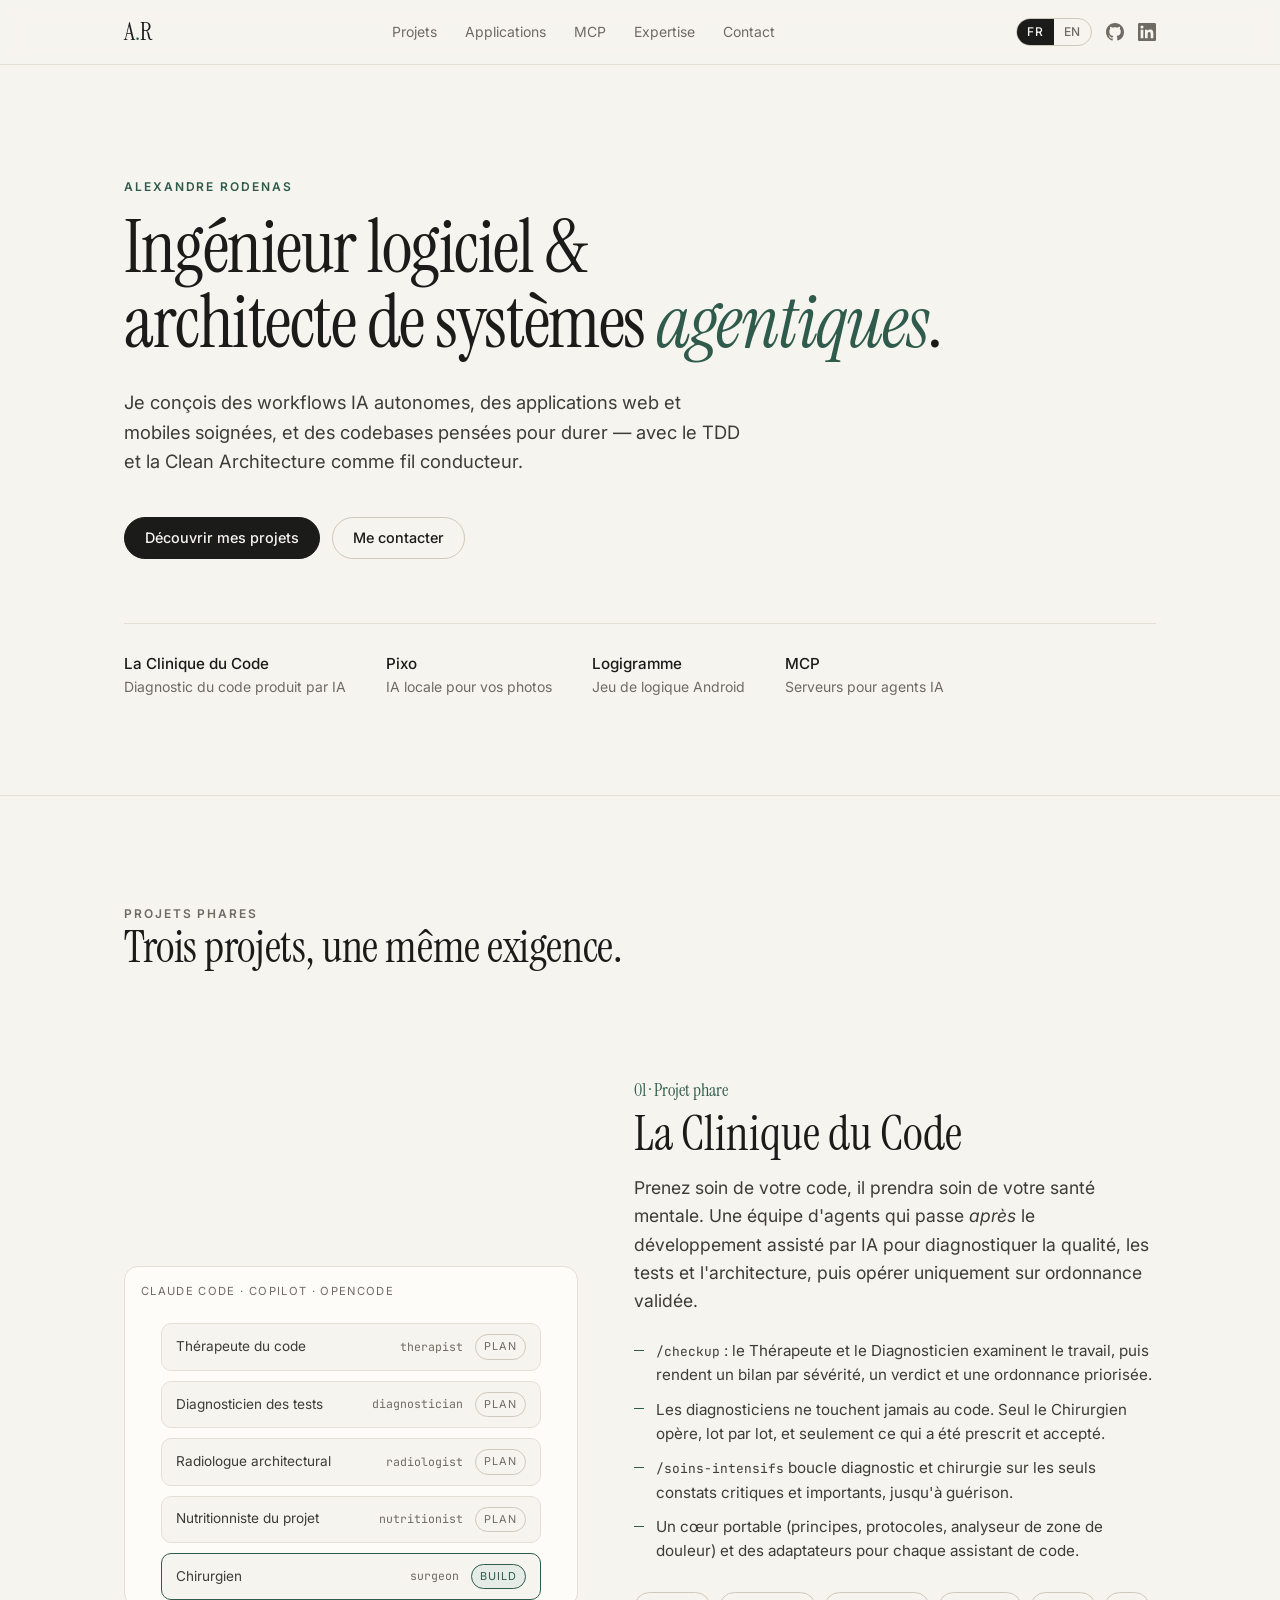
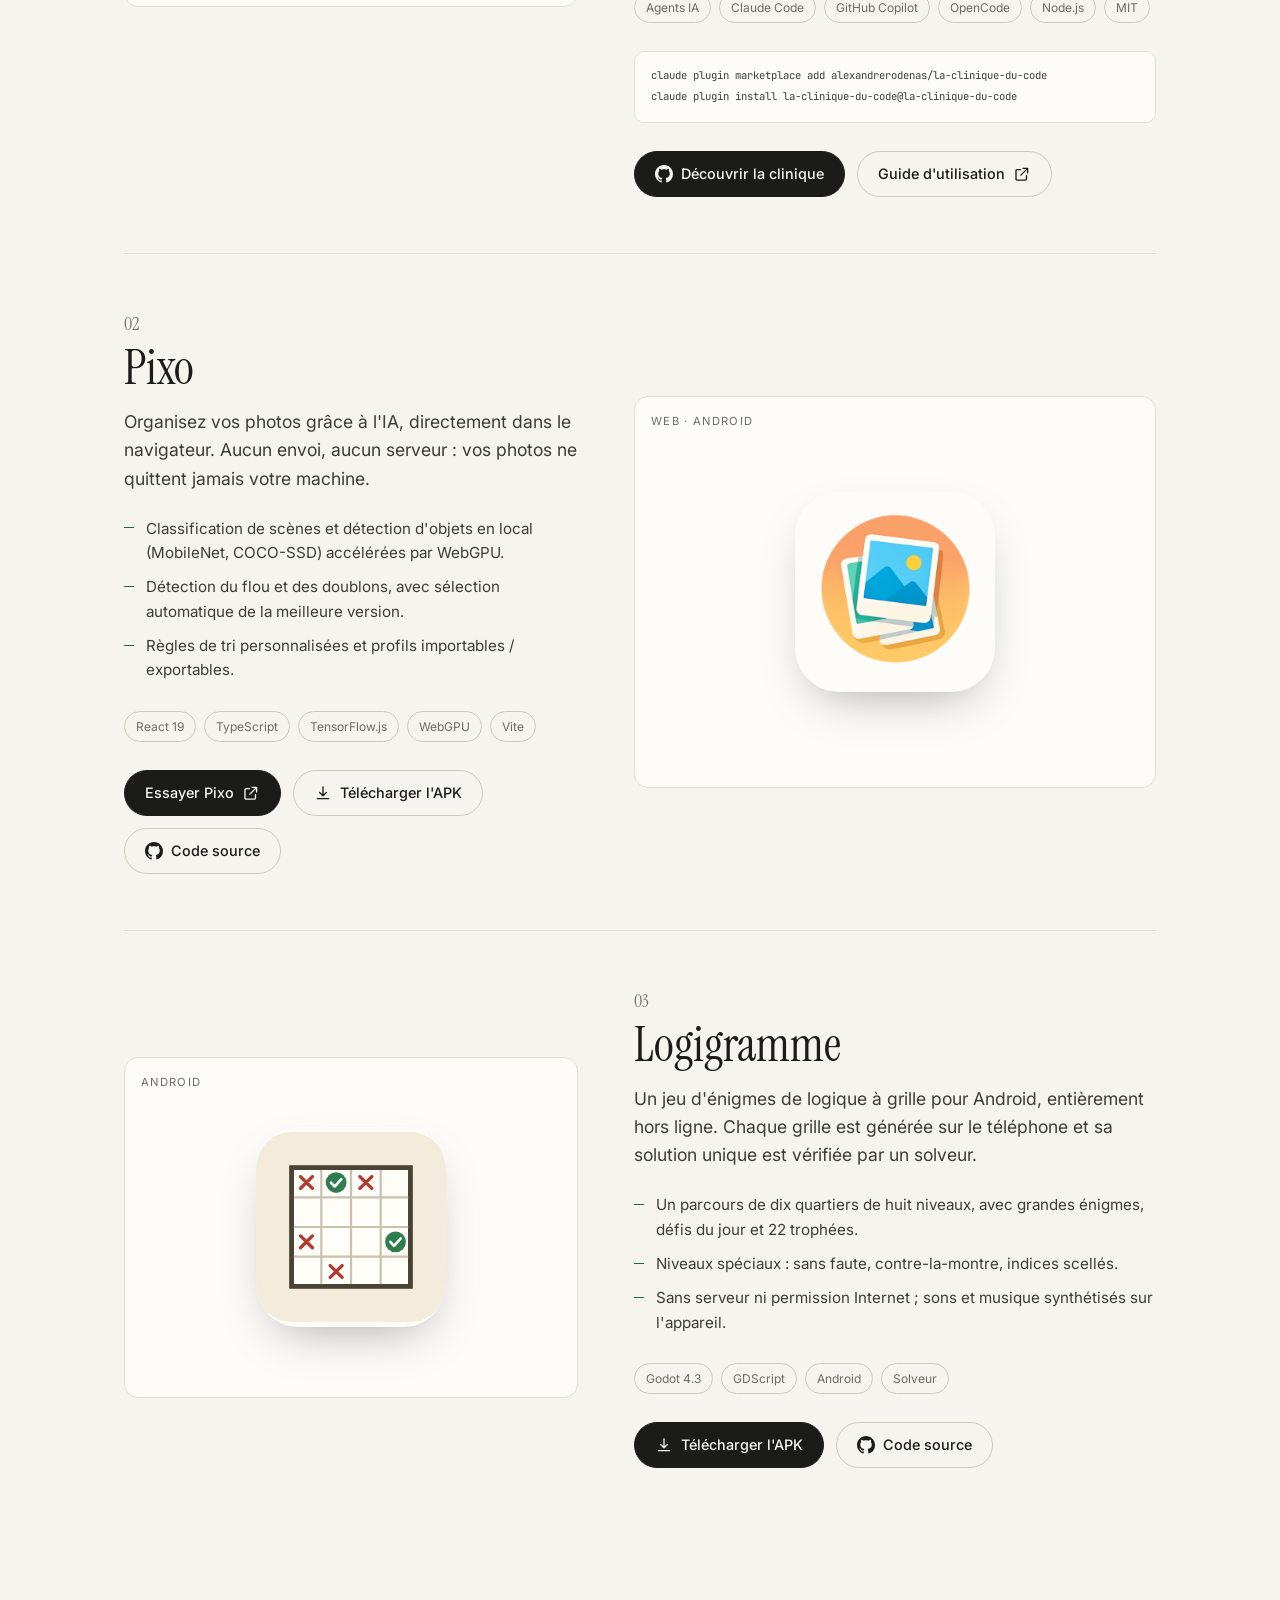
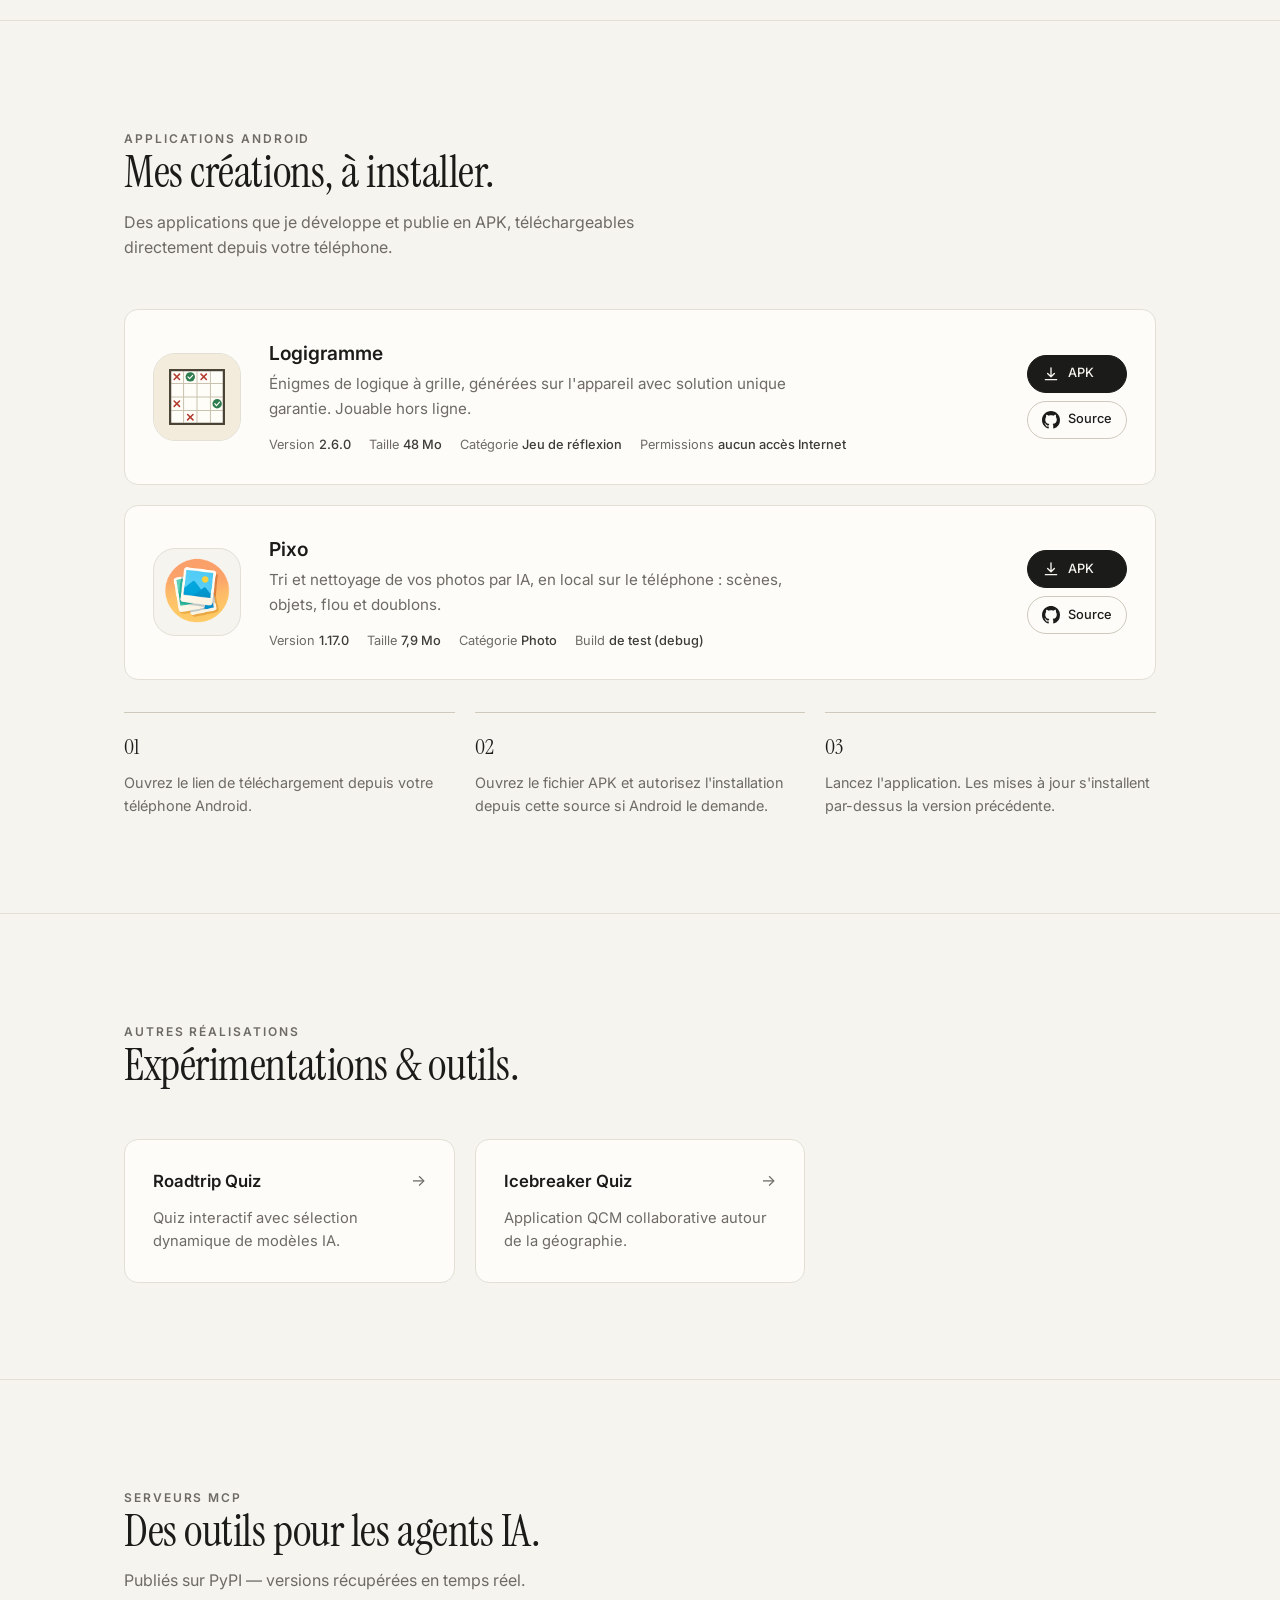
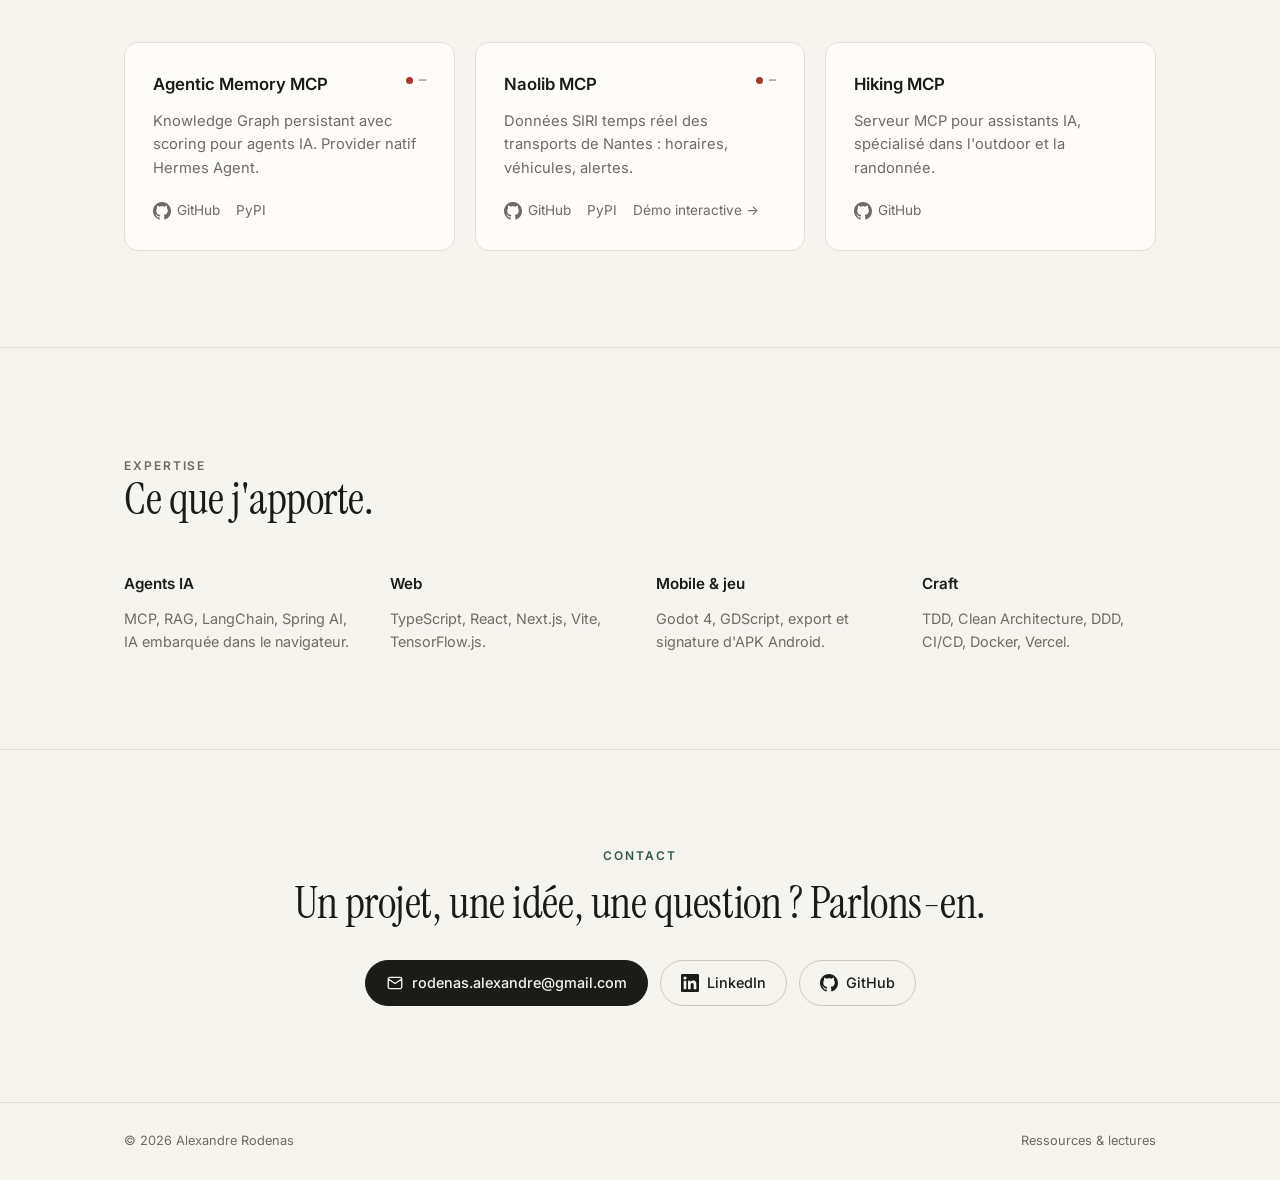
<file: index.html>
<!DOCTYPE html>
<html lang="fr">
<head>
  <meta charset="UTF-8" />
  <meta name="viewport" content="width=device-width, initial-scale=1.0" />
  <title>Alexandre Rodenas — Ingénieur logiciel</title>
  <meta name="description" content="Alexandre Rodenas, ingénieur logiciel et architecte de systèmes agentiques. La Clinique du Code, Pixo, Logigramme, applications Android et serveurs MCP." />
  <link rel="preconnect" href="https://fonts.googleapis.com" />
  <link rel="preconnect" href="https://fonts.gstatic.com" crossorigin />
  <link href="https://fonts.googleapis.com/css2?family=Instrument+Serif:ital@0;1&family=Inter:wght@400;500;600&family=JetBrains+Mono:wght@400&display=swap" rel="stylesheet" />
  <link rel="stylesheet" href="assets/site.css" />
  <script src="assets/analytics.js" defer></script>
</head>
<body>

<!-- Icônes réutilisables -->
<svg width="0" height="0" style="position:absolute" aria-hidden="true">
  <symbol id="i-github" viewBox="0 0 24 24"><path fill="currentColor" d="M12 0C5.37 0 0 5.37 0 12c0 5.31 3.435 9.795 8.205 11.385.6.105.825-.255.825-.57 0-.285-.015-1.23-.015-2.235-3.015.555-3.795-.735-4.035-1.41-.135-.345-.72-1.41-1.23-1.695-.42-.225-1.02-.78-.015-.795.945-.015 1.62.87 1.845 1.23 1.08 1.815 2.805 1.305 3.495.99.105-.78.42-1.305.765-1.605-2.67-.3-5.46-1.335-5.46-5.925 0-1.305.465-2.385 1.23-3.225-.12-.3-.54-1.53.12-3.18 0 0 1.005-.315 3.3 1.23.96-.27 1.98-.405 3-.405s2.04.135 3 .405c2.295-1.56 3.3-1.23 3.3-1.23.66 1.65.24 2.88.12 3.18.765.84 1.23 1.905 1.23 3.225 0 4.605-2.805 5.625-5.475 5.925.435.375.81 1.095.81 2.22 0 1.605-.015 2.895-.015 3.3 0 .315.225.69.825.57A12.02 12.02 0 0024 12c0-6.63-5.37-12-12-12z"/></symbol>
  <symbol id="i-linkedin" viewBox="0 0 24 24"><path fill="currentColor" d="M20.447 20.452h-3.554v-5.569c0-1.328-.027-3.037-1.852-3.037-1.853 0-2.136 1.445-2.136 2.939v5.667H9.351V9h3.414v1.561h.046c.477-.9 1.637-1.85 3.37-1.85 3.601 0 4.267 2.37 4.267 5.455v6.286zM5.337 7.433a2.062 2.062 0 01-2.063-2.065 2.064 2.064 0 112.063 2.065zm1.782 13.019H3.555V9h3.564v11.452zM22.225 0H1.771C.792 0 0 .774 0 1.729v20.542C0 23.227.792 24 1.771 24h20.451C23.2 24 24 23.227 24 22.271V1.729C24 .774 23.2 0 22.222 0h.003z"/></symbol>
  <symbol id="i-mail" viewBox="0 0 24 24"><path fill="none" stroke="currentColor" stroke-width="1.8" stroke-linecap="round" stroke-linejoin="round" d="M3 6.75A2.25 2.25 0 015.25 4.5h13.5A2.25 2.25 0 0121 6.75v10.5a2.25 2.25 0 01-2.25 2.25H5.25A2.25 2.25 0 013 17.25V6.75zm0 0l9 6 9-6"/></symbol>
  <symbol id="i-download" viewBox="0 0 24 24"><path fill="none" stroke="currentColor" stroke-width="1.8" stroke-linecap="round" stroke-linejoin="round" d="M12 3.75v12m0 0l-4.5-4.5M12 15.75l4.5-4.5M4.5 19.5h15"/></symbol>
  <symbol id="i-external" viewBox="0 0 24 24"><path fill="none" stroke="currentColor" stroke-width="1.8" stroke-linecap="round" stroke-linejoin="round" d="M13.5 4.5H19.5V10.5M19.5 4.5L10.5 13.5M18 14.25v4.5A1.5 1.5 0 0116.5 20.25h-11A1.5 1.5 0 014 18.75v-11A1.5 1.5 0 015.5 6.25H10"/></symbol>
  <symbol id="i-android" viewBox="0 0 24 24"><path fill="currentColor" d="M17.6 9.48l1.84-3.18a.38.38 0 00-.66-.38l-1.86 3.22a11.4 11.4 0 00-9.84 0L5.22 5.92a.38.38 0 00-.66.38L6.4 9.48A10.8 10.8 0 001 18h22a10.8 10.8 0 00-5.4-8.52zM7 15.25a1.25 1.25 0 110-2.5 1.25 1.25 0 010 2.5zm10 0a1.25 1.25 0 110-2.5 1.25 1.25 0 010 2.5z"/></symbol>
</svg>

<nav class="nav">
  <div class="wrap">
    <a href="#top" class="brand">A<span>.</span>R</a>
    <div class="nav-links">
      <a href="#projets"><span class="lang-fr">Projets</span><span class="lang-en hidden">Projects</span></a>
      <a href="#apk"><span class="lang-fr">Applications</span><span class="lang-en hidden">Apps</span></a>
      <a href="#mcp">MCP</a>
      <a href="#expertise">Expertise</a>
      <a href="#contact">Contact</a>
    </div>
    <div class="nav-tools">
      <div class="lang" role="group" aria-label="Langue">
        <button id="btn-fr" class="active" onclick="switchLang('fr')">FR</button>
        <button id="btn-en" onclick="switchLang('en')">EN</button>
      </div>
      <a class="icon-link" href="https://github.com/alexandrerodenas" aria-label="GitHub"><svg class="icon"><use href="#i-github"/></svg></a>
      <a class="icon-link" href="https://www.linkedin.com/in/rodenasalexandre" aria-label="LinkedIn"><svg class="icon"><use href="#i-linkedin"/></svg></a>
    </div>
  </div>
</nav>

<main id="top">

  <!-- ═════════ Présentation ═════════ -->
  <section class="hero">
    <div class="wrap">
      <p class="eyebrow">Alexandre Rodenas</p>
      <h1 class="display">
        <span class="lang-fr">Ingénieur logiciel &amp;<br>architecte de systèmes <em>agentiques</em>.</span>
        <span class="lang-en hidden">Software engineer &amp;<br><em>agentic</em> systems architect.</span>
      </h1>
      <p class="lead">
        <span class="lang-fr">Je conçois des workflows IA autonomes, des applications web et mobiles soignées, et des codebases pensées pour durer — avec le TDD et la Clean Architecture comme fil conducteur.</span>
        <span class="lang-en hidden">I design autonomous AI workflows, polished web and mobile apps, and codebases built to last — guided by TDD and Clean Architecture.</span>
      </p>
      <div class="actions">
        <a class="btn btn-primary" href="#projets"><span class="lang-fr">Découvrir mes projets</span><span class="lang-en hidden">See my work</span></a>
        <a class="btn" href="#contact"><span class="lang-fr">Me contacter</span><span class="lang-en hidden">Get in touch</span></a>
      </div>
      <div class="hero-meta">
        <div><strong>La Clinique du Code</strong><span class="lang-fr">Diagnostic du code produit par IA</span><span class="lang-en hidden">Diagnosing AI-written code</span></div>
        <div><strong>Pixo</strong><span class="lang-fr">IA locale pour vos photos</span><span class="lang-en hidden">Local AI for your photos</span></div>
        <div><strong>Logigramme</strong><span class="lang-fr">Jeu de logique Android</span><span class="lang-en hidden">Android logic game</span></div>
        <div><strong>MCP</strong><span class="lang-fr">Serveurs pour agents IA</span><span class="lang-en hidden">Servers for AI agents</span></div>
      </div>
    </div>
  </section>

  <!-- ═════════ Projets phares ═════════ -->
  <section id="projets">
    <div class="wrap">
      <div class="section-head">
        <div>
          <p class="eyebrow"><span class="lang-fr">Projets phares</span><span class="lang-en hidden">Featured work</span></p>
          <h2 class="section-title"><span class="lang-fr">Trois projets, une même exigence.</span><span class="lang-en hidden">Three projects, one standard.</span></h2>
        </div>
      </div>

      <!-- La Clinique du Code : projet phare -->
      <article class="feature flagship">
        <div class="feature-visual clinic-visual">
          <span class="tag">Claude Code · Copilot · OpenCode</span>
          <ul class="clinic-team" aria-label="L'équipe de la clinique">
            <li><span><span class="lang-fr">Thérapeute du code</span><span class="lang-en hidden">Code Therapist</span></span><code>therapist</code><span class="mode">plan</span></li>
            <li><span><span class="lang-fr">Diagnosticien des tests</span><span class="lang-en hidden">Test Diagnostician</span></span><code>diagnostician</code><span class="mode">plan</span></li>
            <li><span><span class="lang-fr">Radiologue architectural</span><span class="lang-en hidden">Architectural Radiologist</span></span><code>radiologist</code><span class="mode">plan</span></li>
            <li><span><span class="lang-fr">Nutritionniste du projet</span><span class="lang-en hidden">Project Nutritionist</span></span><code>nutritionist</code><span class="mode">plan</span></li>
            <li class="operates"><span><span class="lang-fr">Chirurgien</span><span class="lang-en hidden">Surgeon</span></span><code>surgeon</code><span class="mode">build</span></li>
          </ul>
        </div>
        <div>
          <span class="feature-num">01 · <span class="lang-fr">Projet phare</span><span class="lang-en hidden">Flagship</span></span>
          <h3>La Clinique du Code</h3>
          <p class="tagline">
            <span class="lang-fr">Prenez soin de votre code, il prendra soin de votre santé mentale. Une équipe d'agents qui passe <em>après</em> le développement assisté par IA pour diagnostiquer la qualité, les tests et l'architecture, puis opérer uniquement sur ordonnance validée.</span>
            <span class="lang-en hidden">Take care of your code, it will take care of your mental health. A team of agents that steps in <em>after</em> AI-assisted development to diagnose quality, tests and architecture, then operates only on an approved prescription.</span>
          </p>
          <ul class="points">
            <li><span class="lang-fr"><code>/checkup</code> : le Thérapeute et le Diagnosticien examinent le travail, puis rendent un bilan par sévérité, un verdict et une ordonnance priorisée.</span><span class="lang-en hidden"><code>/checkup</code>: the Therapist and the Diagnostician examine the work, then deliver findings by severity, a verdict and a prioritized prescription.</span></li>
            <li><span class="lang-fr">Les diagnosticiens ne touchent jamais au code. Seul le Chirurgien opère, lot par lot, et seulement ce qui a été prescrit et accepté.</span><span class="lang-en hidden">Diagnosticians never touch the code. Only the Surgeon operates, batch by batch, and only on what was prescribed and approved.</span></li>
            <li><span class="lang-fr"><code>/soins-intensifs</code> boucle diagnostic et chirurgie sur les seuls constats critiques et importants, jusqu'à guérison.</span><span class="lang-en hidden"><code>/intensive-care</code> loops diagnosis and surgery on critical and important findings only, until the code is healthy.</span></li>
            <li><span class="lang-fr">Un cœur portable (principes, protocoles, analyseur de zone de douleur) et des adaptateurs pour chaque assistant de code.</span><span class="lang-en hidden">A portable core (principles, protocols, zone-of-pain analyzer) and adapters for each coding assistant.</span></li>
          </ul>
          <div class="stack">
            <span class="chip"><span class="lang-fr">Agents IA</span><span class="lang-en hidden">AI agents</span></span><span class="chip">Claude Code</span><span class="chip">GitHub Copilot</span><span class="chip">OpenCode</span><span class="chip">Node.js</span><span class="chip">MIT</span>
          </div>
          <pre class="install-cmd"><code>claude plugin marketplace add alexandrerodenas/la-clinique-du-code
claude plugin install la-clinique-du-code@la-clinique-du-code</code></pre>
          <div class="actions">
            <a class="btn btn-primary" href="https://github.com/alexandrerodenas/la-clinique-du-code"><svg class="icon"><use href="#i-github"/></svg> <span class="lang-fr">Découvrir la clinique</span><span class="lang-en hidden">Visit the clinic</span></a>
            <a class="btn" href="https://github.com/alexandrerodenas/la-clinique-du-code/blob/main/docs/usage.md"><span class="lang-fr">Guide d'utilisation</span><span class="lang-en hidden">Usage guide</span> <svg class="icon"><use href="#i-external"/></svg></a>
          </div>
        </div>
      </article>

      <!-- Pixo -->
      <article class="feature reverse">
        <div class="feature-visual">
          <span class="tag">Web · Android</span>
          <img src="assets/img/pixo.png" alt="Logo de Pixo" width="200" height="200" />
        </div>
        <div>
          <span class="feature-num">02</span>
          <h3>Pixo</h3>
          <p class="tagline">
            <span class="lang-fr">Organisez vos photos grâce à l'IA, directement dans le navigateur. Aucun envoi, aucun serveur : vos photos ne quittent jamais votre machine.</span>
            <span class="lang-en hidden">Organize your photos with AI, right in your browser. No uploads, no servers: your photos never leave your machine.</span>
          </p>
          <ul class="points">
            <li><span class="lang-fr">Classification de scènes et détection d'objets en local (MobileNet, COCO-SSD) accélérées par WebGPU.</span><span class="lang-en hidden">Local scene classification and object detection (MobileNet, COCO-SSD), WebGPU-accelerated.</span></li>
            <li><span class="lang-fr">Détection du flou et des doublons, avec sélection automatique de la meilleure version.</span><span class="lang-en hidden">Blur and duplicate detection, automatically keeping the best shot.</span></li>
            <li><span class="lang-fr">Règles de tri personnalisées et profils importables / exportables.</span><span class="lang-en hidden">Custom sorting rules and importable / exportable profiles.</span></li>
          </ul>
          <div class="stack">
            <span class="chip">React 19</span><span class="chip">TypeScript</span><span class="chip">TensorFlow.js</span><span class="chip">WebGPU</span><span class="chip">Vite</span>
          </div>
          <div class="actions">
            <a class="btn btn-primary" href="https://pixo-omega.vercel.app"><span class="lang-fr">Essayer Pixo</span><span class="lang-en hidden">Try Pixo</span> <svg class="icon"><use href="#i-external"/></svg></a>
            <a class="btn" href="https://github.com/alexandrerodenas/Pixo/releases/download/android-debug/pixo-debug.apk"><svg class="icon"><use href="#i-download"/></svg> <span class="lang-fr">Télécharger l'APK</span><span class="lang-en hidden">Download APK</span></a>
            <a class="btn" href="https://github.com/alexandrerodenas/Pixo"><svg class="icon"><use href="#i-github"/></svg> Code source</a>
          </div>
        </div>
      </article>

      <!-- Logigramme -->
      <article class="feature">
        <div class="feature-visual">
          <span class="tag">Android</span>
          <img src="assets/img/logigramme.svg" alt="Icône de Logigramme" width="200" height="200" />
        </div>
        <div>
          <span class="feature-num">03</span>
          <h3>Logigramme</h3>
          <p class="tagline">
            <span class="lang-fr">Un jeu d'énigmes de logique à grille pour Android, entièrement hors ligne. Chaque grille est générée sur le téléphone et sa solution unique est vérifiée par un solveur.</span>
            <span class="lang-en hidden">A grid logic puzzle game for Android, fully offline. Every grid is generated on the phone and its unique solution is checked by a solver.</span>
          </p>
          <ul class="points">
            <li><span class="lang-fr">Un parcours de dix quartiers de huit niveaux, avec grandes énigmes, défis du jour et 22 trophées.</span><span class="lang-en hidden">A journey through ten districts of eight levels each, with grand puzzles, daily challenges and 22 trophies.</span></li>
            <li><span class="lang-fr">Niveaux spéciaux : sans faute, contre-la-montre, indices scellés.</span><span class="lang-en hidden">Special levels: flawless, time trial, sealed clues.</span></li>
            <li><span class="lang-fr">Sans serveur ni permission Internet ; sons et musique synthétisés sur l'appareil.</span><span class="lang-en hidden">No server, no Internet permission; sound and music synthesized on device.</span></li>
          </ul>
          <div class="stack">
            <span class="chip">Godot 4.3</span><span class="chip">GDScript</span><span class="chip">Android</span><span class="chip"><span class="lang-fr">Solveur</span><span class="lang-en hidden">Solver</span></span>
          </div>
          <div class="actions">
            <a class="btn btn-primary" href="https://github.com/alexandrerodenas/logigramme-/raw/main/apk/logigramme-2.6.0.apk"><svg class="icon"><use href="#i-download"/></svg> <span class="lang-fr">Télécharger l'APK</span><span class="lang-en hidden">Download APK</span></a>
            <a class="btn" href="https://github.com/alexandrerodenas/logigramme-"><svg class="icon"><use href="#i-github"/></svg> Code source</a>
          </div>
        </div>
      </article>
    </div>
  </section>

  <!-- ═════════ Applications Android (APK) ═════════ -->
  <section id="apk">
    <div class="wrap">
      <div class="section-head">
        <div>
          <p class="eyebrow"><span class="lang-fr">Applications Android</span><span class="lang-en hidden">Android apps</span></p>
          <h2 class="section-title"><span class="lang-fr">Mes créations, à installer.</span><span class="lang-en hidden">My creations, ready to install.</span></h2>
          <p><span class="lang-fr">Des applications que je développe et publie en APK, téléchargeables directement depuis votre téléphone.</span><span class="lang-en hidden">Apps I build and ship as APKs, downloadable straight from your phone.</span></p>
        </div>
      </div>

      <div class="apk-list">
        <!-- Pour ajouter une application : dupliquer ce bloc .apk et adapter icône, textes, version et lien. -->
        <article class="apk">
          <img class="apk-icon" src="assets/img/logigramme.svg" alt="" width="88" height="88" />
          <div>
            <h4>Logigramme</h4>
            <p>
              <span class="lang-fr">Énigmes de logique à grille, générées sur l'appareil avec solution unique garantie. Jouable hors ligne.</span>
              <span class="lang-en hidden">Grid logic puzzles generated on device with a guaranteed unique solution. Plays offline.</span>
            </p>
            <div class="apk-meta">
              <span>Version <b>2.6.0</b></span>
              <span><span class="lang-fr">Taille</span><span class="lang-en hidden">Size</span> <b>48 Mo</b></span>
              <span><span class="lang-fr">Catégorie</span><span class="lang-en hidden">Category</span> <b><span class="lang-fr">Jeu de réflexion</span><span class="lang-en hidden">Puzzle game</span></b></span>
              <span><span class="lang-fr">Permissions</span><span class="lang-en hidden">Permissions</span> <b><span class="lang-fr">aucun accès Internet</span><span class="lang-en hidden">no Internet access</span></b></span>
            </div>
          </div>
          <div class="apk-cta">
            <a class="btn btn-primary btn-small" href="https://github.com/alexandrerodenas/logigramme-/raw/main/apk/logigramme-2.6.0.apk"><svg class="icon"><use href="#i-download"/></svg> APK</a>
            <a class="btn btn-small" href="https://github.com/alexandrerodenas/logigramme-"><svg class="icon"><use href="#i-github"/></svg> Source</a>
          </div>
        </article>

        <article class="apk">
          <img class="apk-icon" src="assets/img/pixo.png" alt="" width="88" height="88" />
          <div>
            <h4>Pixo</h4>
            <p>
              <span class="lang-fr">Tri et nettoyage de vos photos par IA, en local sur le téléphone : scènes, objets, flou et doublons.</span>
              <span class="lang-en hidden">AI sorting and cleanup of your photos, locally on the phone: scenes, objects, blur and duplicates.</span>
            </p>
            <div class="apk-meta">
              <span>Version <b>1.17.0</b></span>
              <span><span class="lang-fr">Taille</span><span class="lang-en hidden">Size</span> <b>7,9 Mo</b></span>
              <span><span class="lang-fr">Catégorie</span><span class="lang-en hidden">Category</span> <b>Photo</b></span>
              <span>Build <b><span class="lang-fr">de test (debug)</span><span class="lang-en hidden">test (debug)</span></b></span>
            </div>
          </div>
          <div class="apk-cta">
            <a class="btn btn-primary btn-small" href="https://github.com/alexandrerodenas/Pixo/releases/download/android-debug/pixo-debug.apk"><svg class="icon"><use href="#i-download"/></svg> APK</a>
            <a class="btn btn-small" href="https://github.com/alexandrerodenas/Pixo"><svg class="icon"><use href="#i-github"/></svg> Source</a>
          </div>
        </article>
      </div>

      <div class="install">
        <div><span class="lang-fr">Ouvrez le lien de téléchargement depuis votre téléphone Android.</span><span class="lang-en hidden">Open the download link on your Android phone.</span></div>
        <div><span class="lang-fr">Ouvrez le fichier APK et autorisez l'installation depuis cette source si Android le demande.</span><span class="lang-en hidden">Open the APK and allow installs from this source if Android asks.</span></div>
        <div><span class="lang-fr">Lancez l'application. Les mises à jour s'installent par-dessus la version précédente.</span><span class="lang-en hidden">Launch the app. Updates install over the previous version.</span></div>
      </div>
    </div>
  </section>

  <!-- ═════════ Autres projets ═════════ -->
  <section id="autres">
    <div class="wrap">
      <div class="section-head">
        <div>
          <p class="eyebrow"><span class="lang-fr">Autres réalisations</span><span class="lang-en hidden">More work</span></p>
          <h2 class="section-title"><span class="lang-fr">Expérimentations &amp; outils.</span><span class="lang-en hidden">Experiments &amp; tools.</span></h2>
        </div>
      </div>
      <div class="grid">
        <a class="card" href="https://roadtrip-quiz-omega.vercel.app">
          <div class="card-top"><h4>Roadtrip Quiz</h4><span class="arrow">→</span></div>
          <p><span class="lang-fr">Quiz interactif avec sélection dynamique de modèles IA.</span><span class="lang-en hidden">Interactive quiz with dynamic AI model selection.</span></p>
        </a>
        <a class="card" href="https://icebreaker-quiz-liard.vercel.app">
          <div class="card-top"><h4>Icebreaker Quiz</h4><span class="arrow">→</span></div>
          <p><span class="lang-fr">Application QCM collaborative autour de la géographie.</span><span class="lang-en hidden">Collaborative multiple-choice app about geography.</span></p>
        </a>
      </div>
    </div>
  </section>

  <!-- ═════════ Serveurs MCP ═════════ -->
  <section id="mcp">
    <div class="wrap">
      <div class="section-head">
        <div>
          <p class="eyebrow"><span class="lang-fr">Serveurs MCP</span><span class="lang-en hidden">MCP servers</span></p>
          <h2 class="section-title"><span class="lang-fr">Des outils pour les agents IA.</span><span class="lang-en hidden">Tools for AI agents.</span></h2>
          <p><span class="lang-fr">Publiés sur PyPI — versions récupérées en temps réel.</span><span class="lang-en hidden">Published on PyPI — versions fetched live.</span></p>
        </div>
      </div>
      <div class="grid">
        <article class="card" id="card-am">
          <div class="card-top"><h4>Agentic Memory MCP</h4><span class="version" data-pypi="agentic-memory-mcp"><span class="skeleton" style="display:inline-block;width:48px"></span></span></div>
          <p><span class="lang-fr">Knowledge Graph persistant avec scoring pour agents IA. Provider natif Hermes Agent.</span><span class="lang-en hidden">Persistent Knowledge Graph with scoring for AI agents. Native Hermes Agent provider.</span></p>
          <div class="card-foot">
            <a href="https://github.com/alexandrerodenas/agentic-memory-mcp"><svg class="icon"><use href="#i-github"/></svg> GitHub</a>
            <a href="https://pypi.org/project/agentic-memory-mcp/">PyPI</a>
          </div>
        </article>
        <article class="card" id="card-nl">
          <div class="card-top"><h4>Naolib MCP</h4><span class="version" data-pypi="naolib-mcp"><span class="skeleton" style="display:inline-block;width:48px"></span></span></div>
          <p><span class="lang-fr">Données SIRI temps réel des transports de Nantes : horaires, véhicules, alertes.</span><span class="lang-en hidden">Real-time SIRI transit data for Nantes: schedules, vehicles, alerts.</span></p>
          <div class="card-foot">
            <a href="https://github.com/alexandrerodenas/naolib-mcp"><svg class="icon"><use href="#i-github"/></svg> GitHub</a>
            <a href="https://pypi.org/project/naolib-mcp/">PyPI</a>
            <a href="naolib.html"><span class="lang-fr">Démo interactive →</span><span class="lang-en hidden">Live demo →</span></a>
          </div>
        </article>
        <article class="card">
          <div class="card-top"><h4>Hiking MCP</h4></div>
          <p><span class="lang-fr">Serveur MCP pour assistants IA, spécialisé dans l'outdoor et la randonnée.</span><span class="lang-en hidden">MCP server for AI assistants, focused on outdoor activities and hiking.</span></p>
          <div class="card-foot">
            <a href="https://github.com/alexandrerodenas/hiking-mcp-server"><svg class="icon"><use href="#i-github"/></svg> GitHub</a>
          </div>
        </article>
      </div>
    </div>
  </section>

  <!-- ═════════ Expertise ═════════ -->
  <section id="expertise">
    <div class="wrap">
      <div class="section-head">
        <div>
          <p class="eyebrow">Expertise</p>
          <h2 class="section-title"><span class="lang-fr">Ce que j'apporte.</span><span class="lang-en hidden">What I bring.</span></h2>
        </div>
      </div>
      <div class="skills">
        <div>
          <h4><span class="lang-fr">Agents IA</span><span class="lang-en hidden">AI agents</span></h4>
          <p>MCP, RAG, LangChain, Spring AI, <span class="lang-fr">IA embarquée dans le navigateur</span><span class="lang-en hidden">in-browser AI</span>.</p>
        </div>
        <div>
          <h4>Web</h4>
          <p>TypeScript, React, Next.js, Vite, TensorFlow.js.</p>
        </div>
        <div>
          <h4><span class="lang-fr">Mobile &amp; jeu</span><span class="lang-en hidden">Mobile &amp; games</span></h4>
          <p>Godot 4, GDScript, <span class="lang-fr">export et signature d'APK Android</span><span class="lang-en hidden">Android APK export and signing</span>.</p>
        </div>
        <div>
          <h4>Craft</h4>
          <p>TDD, Clean Architecture, DDD, CI/CD, Docker, Vercel.</p>
        </div>
      </div>
    </div>
  </section>

  <!-- ═════════ Contact ═════════ -->
  <section id="contact" class="contact">
    <div class="wrap">
      <p class="eyebrow">Contact</p>
      <h2 class="section-title"><span class="lang-fr">Un projet, une idée, une question ? Parlons-en.</span><span class="lang-en hidden">A project, an idea, a question? Let's talk.</span></h2>
      <div class="actions">
        <a class="btn btn-primary" href="mailto:rodenas.alexandre@gmail.com"><svg class="icon"><use href="#i-mail"/></svg> rodenas.alexandre@gmail.com</a>
        <a class="btn" href="https://www.linkedin.com/in/rodenasalexandre"><svg class="icon"><use href="#i-linkedin"/></svg> LinkedIn</a>
        <a class="btn" href="https://github.com/alexandrerodenas"><svg class="icon"><use href="#i-github"/></svg> GitHub</a>
      </div>
    </div>
  </section>
</main>

<footer>
  <div class="wrap">
    <span>© 2026 Alexandre Rodenas</span>
    <a href="references.html"><span class="lang-fr">Ressources &amp; lectures</span><span class="lang-en hidden">Resources &amp; reading</span></a>
  </div>
</footer>

<script>
  function switchLang(lang) {
    document.querySelectorAll('.lang-fr').forEach(el => el.classList.toggle('hidden', lang !== 'fr'));
    document.querySelectorAll('.lang-en').forEach(el => el.classList.toggle('hidden', lang !== 'en'));
    document.getElementById('btn-fr').classList.toggle('active', lang === 'fr');
    document.getElementById('btn-en').classList.toggle('active', lang === 'en');
    document.documentElement.lang = lang;
    try { localStorage.setItem('lang', lang); } catch {}
  }

  // Versions PyPI des serveurs MCP, récupérées en direct
  async function loadPypiVersion(el) {
    try {
      const r = await fetch(`https://pypi.org/pypi/${el.dataset.pypi}/json`);
      if (!r.ok) throw new Error(r.status);
      const data = await r.json();
      el.innerHTML = `<span class="status fade-in"><span class="dot"></span>v${data.info.version}</span>`;
    } catch {
      el.innerHTML = `<span class="status"><span class="dot off"></span>—</span>`;
    }
  }

  document.addEventListener('DOMContentLoaded', () => {
    let saved = null;
    try { saved = localStorage.getItem('lang'); } catch {}
    if (saved === 'en') switchLang('en');
    document.querySelectorAll('[data-pypi]').forEach(loadPypiVersion);
  });
</script>
</body>
</html>
</file>
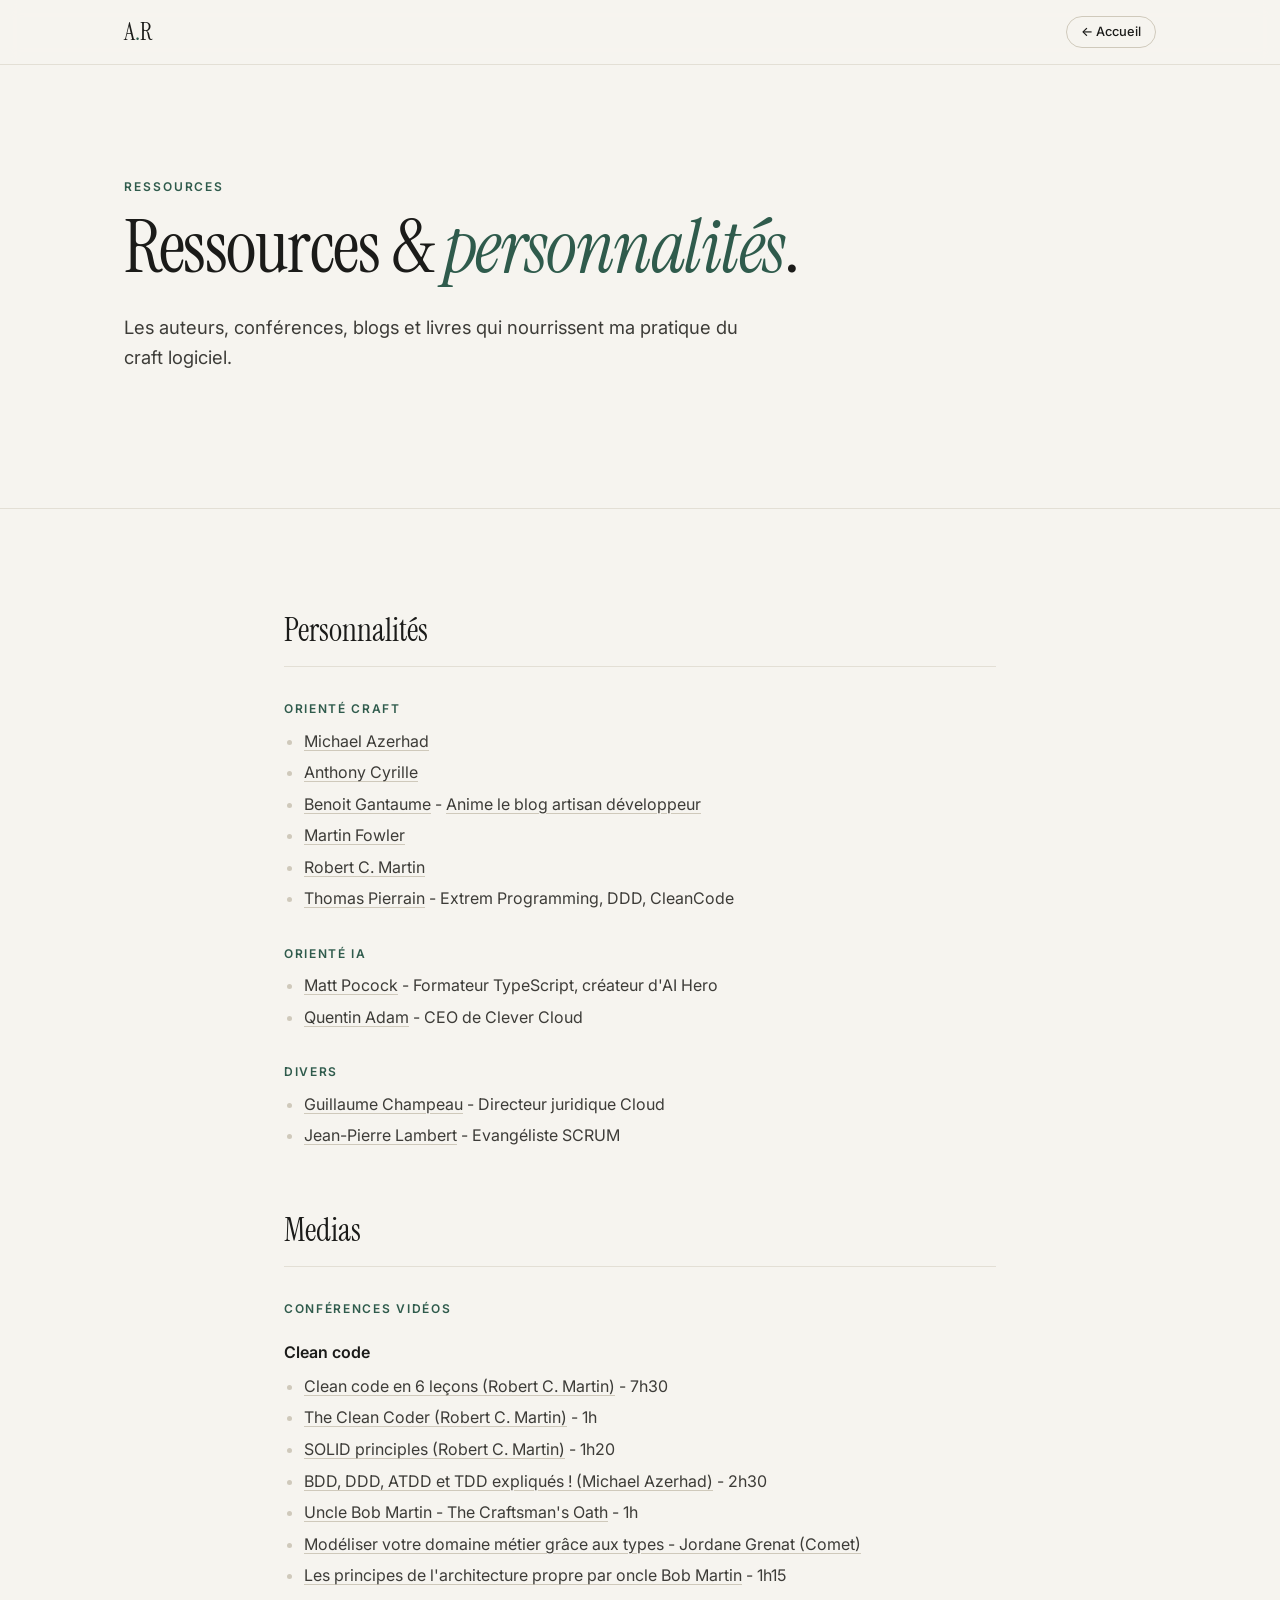
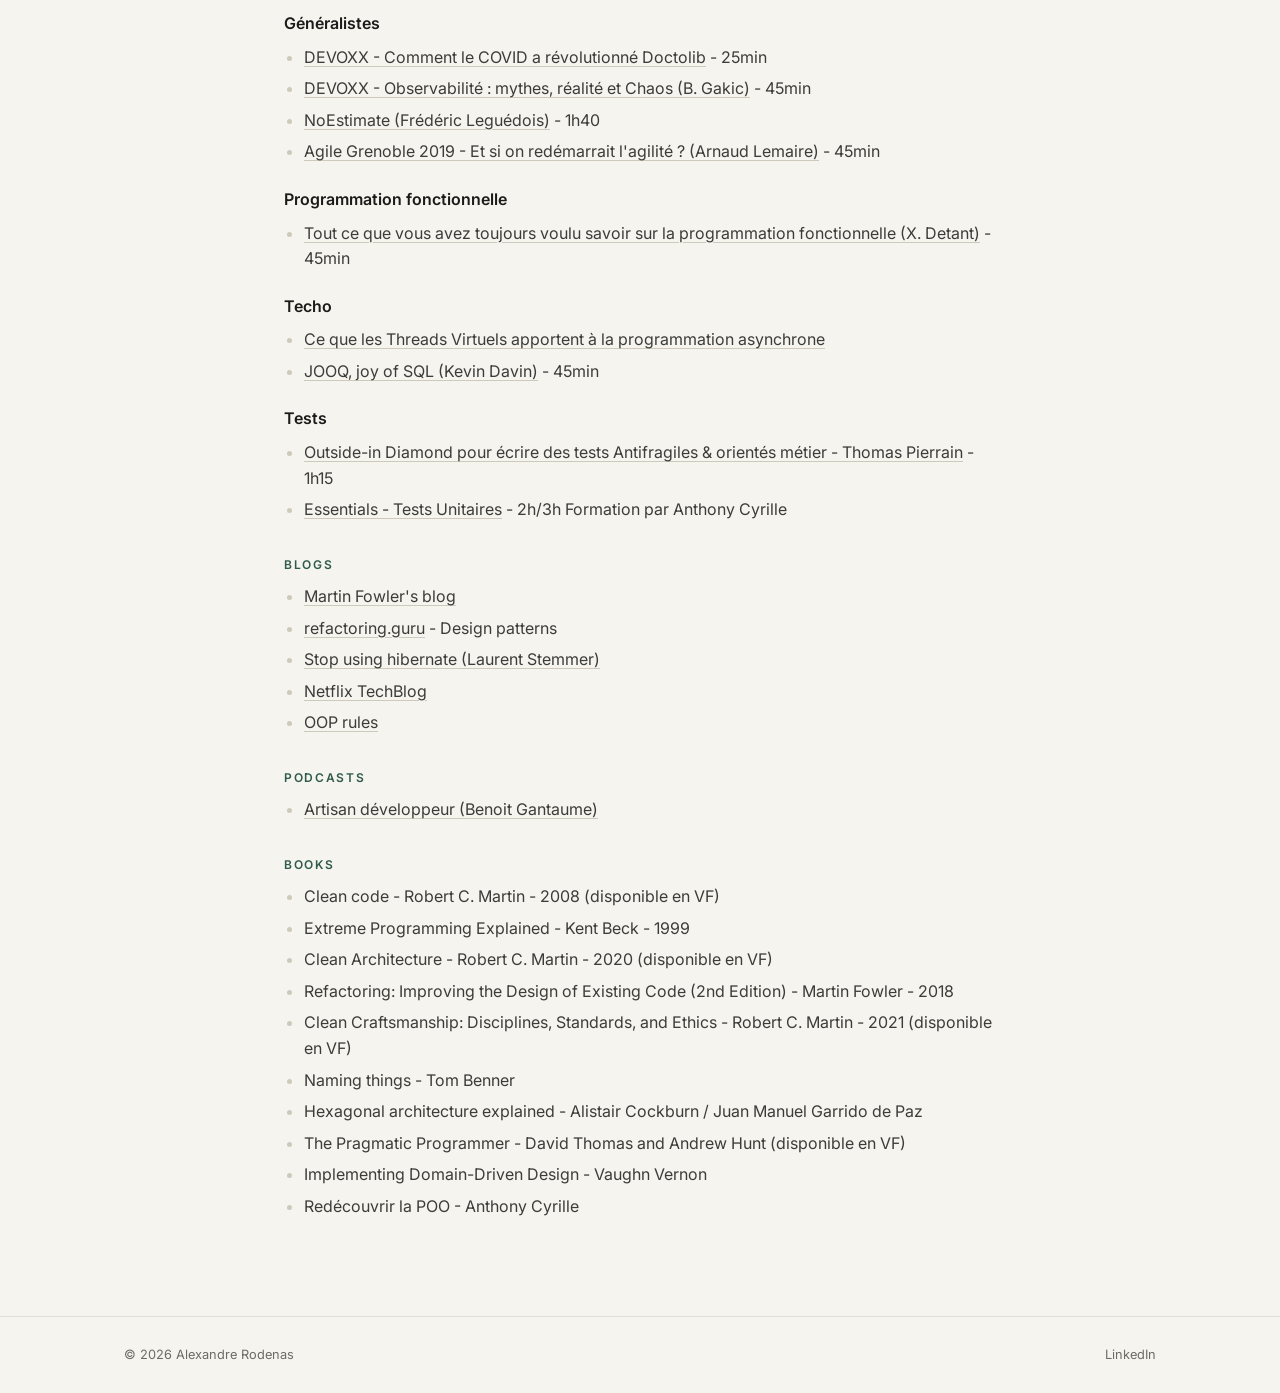
<file: references.html>
<!DOCTYPE html>
<html lang="fr">
<head>
  <meta charset="UTF-8" />
  <meta name="viewport" content="width=device-width, initial-scale=1.0" />
  <title>Ressources &amp; personnalités — Alexandre Rodenas</title>
  <link rel="preconnect" href="https://fonts.googleapis.com" />
  <link rel="preconnect" href="https://fonts.gstatic.com" crossorigin />
  <link href="https://fonts.googleapis.com/css2?family=Instrument+Serif:ital@0;1&family=Inter:wght@400;500;600&display=swap" rel="stylesheet" />
  <link rel="stylesheet" href="assets/site.css" />
  <script src="assets/analytics.js" defer></script>
</head>
<body>

<nav class="nav">
  <div class="wrap">
    <a href="index.html" class="brand">A<span>.</span>R</a>
    <div class="nav-tools">
      <a class="btn btn-small" href="index.html">← Accueil</a>
    </div>
  </div>
</nav>

<main>
  <section class="hero">
    <div class="wrap">
      <p class="eyebrow">Ressources</p>
      <h1 class="display">Ressources &amp; <em>personnalités</em>.</h1>
      <p class="lead">Les auteurs, conférences, blogs et livres qui nourrissent ma pratique du craft logiciel.</p>
    </div>
  </section>

  <section>
    <div class="wrap prose">
      <!-- Personnalités -->
      <section>
        <h2 style="margin-top:0">Personnalités</h2>

        <h3>Orienté craft</h3>
        <ul>
          <li><a href="https://www.linkedin.com/in/michael-azerhad/?originalSubdomain=fr">Michael Azerhad</a></li>
          <li><a href="https://fr.linkedin.com/in/anthony-cyrille">Anthony Cyrille</a></li>
          <li>
            <a href="https://www.linkedin.com/in/benoitgantaume/">Benoit Gantaume</a> -
            <a href="https://artisandeveloppeur.fr/">Anime le blog artisan développeur</a>
          </li>
          <li><a href="https://martinfowler.com/">Martin Fowler</a></li>
          <li><a href="http://cleancoder.com/products">Robert C. Martin</a></li>
          <li>
            <a href="https://tpierrain.blogspot.com/">Thomas Pierrain</a> - Extrem Programming, DDD, CleanCode
          </li>
        </ul>

        <h3>Orienté IA</h3>
        <ul>
          <li><a href="https://www.aihero.dev/">Matt Pocock</a> - Formateur TypeScript, créateur d'AI Hero</li>
          <li><a href="https://fr.linkedin.com/in/waxzce">Quentin Adam</a> - CEO de Clever Cloud</li>
        </ul>

        <h3>Divers</h3>
        <ul>
          <li><a href="https://www.linkedin.com/in/guillaume-champeau/">Guillaume Champeau</a> - Directeur juridique Cloud</li>
          <li><a href="https://jp-lambert.me/">Jean-Pierre Lambert</a> - Evangéliste SCRUM</li>
        </ul>
      </section>

      <!-- Medias -->
      <section>
        <h2>Medias</h2>

        <h3>Conférences vidéos</h3>

        <h4>Clean code</h4>
        <ul>
          <li><a href="https://www.youtube.com/watch?v=7EmboKQH8lM&list=PLmmYSbUCWJ4x1GO839azG_BBw8rkh-zOj">Clean code en 6 leçons (Robert C. Martin)</a> - 7h30</li>
          <li><a href="https://www.youtube.com/watch?v=NeXQEJNWO5w">The Clean Coder (Robert C. Martin)</a> - 1h</li>
          <li><a href="https://www.youtube.com/watch?v=zHiWqnTWsn4">SOLID principles (Robert C. Martin)</a> - 1h20</li>
          <li><a href="https://www.youtube.com/watch?v=jxBmKvS7lAo">BDD, DDD, ATDD et TDD expliqués ! (Michael Azerhad)</a> - 2h30</li>
          <li><a href="https://www.youtube.com/watch?v=17vTLSkXTOo">Uncle Bob Martin - The Craftsman's Oath</a> - 1h</li>
          <li><a href="https://www.youtube.com/watch?v=A6pFGessKZM">Modéliser votre domaine métier grâce aux types - Jordane Grenat (Comet)</a></li>
          <li><a href="https://www.youtube.com/watch?v=o_TH-Y78tt4">Les principes de l'architecture propre par oncle Bob Martin</a> - 1h15</li>
        </ul>

        <h4>Généralistes</h4>
        <ul>
          <li><a href="https://www.youtube.com/watch?v=uo73C2ck1aU&list=PLTbQvx84FrATz-mQ5-C6U7vr8shnC_C3i">DEVOXX - Comment le COVID a révolutionné Doctolib</a> - 25min</li>
          <li><a href="https://www.youtube.com/watch?v=lV7zTJJOx1Y">DEVOXX - Observabilité : mythes, réalité et Chaos (B. Gakic)</a> - 45min</li>
          <li><a href="https://www.youtube.com/watch?v=hy87q2kZ6y8">NoEstimate (Frédéric Leguédois)</a> - 1h40</li>
          <li><a href="https://www.youtube.com/watch?v=sZbmP0JZHBs">Agile Grenoble 2019 - Et si on redémarrait l'agilité ? (Arnaud Lemaire)</a> - 45min</li>
        </ul>

        <h4>Programmation fonctionnelle</h4>
        <ul>
          <li><a href="https://www.youtube.com/watch?v=YZwilQqzdYA&ab_channel=DevoxxFR">Tout ce que vous avez toujours voulu savoir sur la programmation fonctionnelle (X. Detant)</a> - 45min</li>
        </ul>

        <h4>Techo</h4>
        <ul>
          <li><a href="https://www.youtube.com/watch?v=WpwSw_b4VCM">Ce que les Threads Virtuels apportent à la programmation asynchrone</a></li>
          <li><a href="https://www.youtube.com/watch?v=5m_oE0iPJJE">JOOQ, joy of SQL (Kevin Davin)</a> - 45min</li>
        </ul>

        <h4>Tests</h4>
        <ul>
          <li><a href="https://www.youtube.com/watch?v=09R8ROv3aKU&ab_channel=MaltFrance">Outside-in Diamond pour écrire des tests Antifragiles & orientés métier - Thomas Pierrain</a> - 1h15</li>
          <li><a href="https://courses.ancyracademy.fr/courses/enrolled/2284824">Essentials - Tests Unitaires</a> - 2h/3h Formation par Anthony Cyrille</li>
        </ul>

        <h3>Blogs</h3>
        <ul>
          <li><a href="https://martinfowler.com/">Martin Fowler's blog</a></li>
          <li><a href="https://refactoring.guru/">refactoring.guru</a> - Design patterns</li>
          <li><a href="https://www.stemlaur.com/blog/2021/03/30/tech-hibern-hate/">Stop using hibernate (Laurent Stemmer)</a></li>
          <li><a href="https://netflixtechblog.com/">Netflix TechBlog</a></li>
          <li><a href="https://cln.co/">OOP rules</a></li>
        </ul>

        <h3>Podcasts</h3>
        <ul>
          <li><a href="https://podcast.ausha.co/artisan-developpeur">Artisan développeur (Benoit Gantaume)</a></li>
        </ul>

        <h3>Books</h3>
        <ul>
          <li>Clean code - Robert C. Martin - 2008 (disponible en VF)</li>
          <li>Extreme Programming Explained - Kent Beck - 1999</li>
          <li>Clean Architecture - Robert C. Martin - 2020 (disponible en VF)</li>
          <li>Refactoring: Improving the Design of Existing Code (2nd Edition) - Martin Fowler - 2018</li>
          <li>Clean Craftsmanship: Disciplines, Standards, and Ethics - Robert C. Martin - 2021 (disponible en VF)</li>
          <li>Naming things - Tom Benner</li>
          <li>Hexagonal architecture explained - Alistair Cockburn / Juan Manuel Garrido de Paz</li>
          <li>The Pragmatic Programmer - David Thomas and Andrew Hunt (disponible en VF)</li>
          <li>Implementing Domain-Driven Design - Vaughn Vernon</li>
          <li>Redécouvrir la POO - Anthony Cyrille</li>
        </ul>
      </section>
    </div>
  </section>
</main>

<footer>
  <div class="wrap">
    <span>© 2026 Alexandre Rodenas</span>
    <a href="https://fr.linkedin.com/in/rodenasalexandre">LinkedIn</a>
  </div>
</footer>
</body>
</html>
</file>
<file: assets/site.css>
/* ─── Alexandre Rodenas — feuille de style du site ─────────────── */

:root {
  --paper: #f6f4ef;
  --surface: #fdfcf9;
  --ink: #1b1b19;
  --ink-soft: #3d3c38;
  --muted: #6e6b64;
  --line: #e3dfd5;
  --line-strong: #cfc9bb;
  --accent: #2f5b4c;
  --accent-soft: #e5ece8;
  --ok: #3f8a5f;
  --danger: #a5392c;

  --serif: 'Instrument Serif', 'Times New Roman', serif;
  --sans: 'Inter', system-ui, -apple-system, 'Segoe UI', sans-serif;
  --mono: 'JetBrains Mono', ui-monospace, Menlo, monospace;

  --wrap: 1080px;
  --radius: 14px;
  color-scheme: light;
}

@media (prefers-color-scheme: dark) {
  :root:not([data-theme="light"]) {
    --paper: #121311;
    --surface: #1a1b19;
    --ink: #eeece6;
    --ink-soft: #cfccc4;
    --muted: #918e86;
    --line: #2a2b28;
    --line-strong: #3a3b37;
    --accent: #8fbfa9;
    --accent-soft: #1f2a25;
    --ok: #6cc08e;
    --danger: #e0806f;
    color-scheme: dark;
  }
}
:root[data-theme="dark"] {
  --paper: #121311;
  --surface: #1a1b19;
  --ink: #eeece6;
  --ink-soft: #cfccc4;
  --muted: #918e86;
  --line: #2a2b28;
  --line-strong: #3a3b37;
  --accent: #8fbfa9;
  --accent-soft: #1f2a25;
  --ok: #6cc08e;
  --danger: #e0806f;
  color-scheme: dark;
}

*, *::before, *::after { box-sizing: border-box; }
html { scroll-behavior: smooth; scroll-padding-top: 80px; }
body {
  margin: 0;
  background: var(--paper);
  color: var(--ink);
  font-family: var(--sans);
  font-size: 16px;
  line-height: 1.6;
  -webkit-font-smoothing: antialiased;
}
img { max-width: 100%; display: block; }
a { color: inherit; }
.hidden { display: none !important; }

.wrap { max-width: var(--wrap); margin: 0 auto; padding: 0 24px; }
@media (max-width: 640px) { .wrap { padding: 0 16px; } }

/* ─── Navigation ─── */
.nav {
  position: sticky; top: 0; z-index: 10;
  background: color-mix(in srgb, var(--paper) 88%, transparent);
  backdrop-filter: saturate(1.4) blur(10px);
  border-bottom: 1px solid var(--line);
}
.nav .wrap { display: flex; align-items: center; justify-content: space-between; height: 64px; gap: 16px; }
.brand { font-family: var(--serif); font-size: 1.5rem; text-decoration: none; letter-spacing: -0.01em; }
.brand span { color: var(--accent); }
.nav-links { display: flex; gap: 28px; font-size: 0.875rem; }
.nav-links a { text-decoration: none; color: var(--muted); transition: color .2s; }
.nav-links a:hover { color: var(--ink); }
.nav-tools { display: flex; align-items: center; gap: 14px; }
.lang { display: flex; border: 1px solid var(--line-strong); border-radius: 999px; overflow: hidden; }
.lang button {
  font: 500 0.75rem/1 var(--sans); letter-spacing: .06em;
  background: none; border: 0; color: var(--muted);
  padding: 7px 10px; cursor: pointer;
}
.lang button.active { background: var(--ink); color: var(--paper); }
.icon-link { color: var(--muted); display: inline-flex; transition: color .2s; }
.icon-link:hover { color: var(--ink); }
.icon { width: 18px; height: 18px; flex: none; }
@media (max-width: 820px) { .nav-links { display: none; } }

/* ─── Typographie ─── */
.eyebrow {
  font-size: 0.75rem; font-weight: 600; letter-spacing: .16em; text-transform: uppercase;
  color: var(--accent); margin: 0 0 14px;
}
h1, h2, h3 { font-weight: 400; margin: 0; }
.display { font-family: var(--serif); font-size: clamp(2.6rem, 6vw, 4.6rem); line-height: 1.02; letter-spacing: -0.02em; }
.display em { font-style: italic; color: var(--accent); }
.section-title { font-family: var(--serif); font-size: clamp(2rem, 4vw, 2.8rem); line-height: 1.1; letter-spacing: -0.01em; }
.lead { font-size: 1.15rem; color: var(--ink-soft); max-width: 620px; }
.muted { color: var(--muted); }

/* ─── Sections ─── */
section { padding: 96px 0; border-top: 1px solid var(--line); }
section.hero { border-top: 0; padding: 112px 0 96px; }
.section-head { display: flex; justify-content: space-between; align-items: end; gap: 24px; margin-bottom: 48px; flex-wrap: wrap; }
.section-head p { margin: 12px 0 0; color: var(--muted); max-width: 520px; }
@media (max-width: 640px) { section { padding: 64px 0; } section.hero { padding: 72px 0 64px; } }

/* ─── Hero ─── */
.hero .lead { margin: 28px 0 40px; }
.hero-meta { display: flex; gap: 40px; margin-top: 64px; padding-top: 28px; border-top: 1px solid var(--line); flex-wrap: wrap; }
.hero-meta div { font-size: 0.875rem; color: var(--muted); }
.hero-meta strong { display: block; color: var(--ink); font-weight: 500; font-size: 0.95rem; }

/* ─── Boutons ─── */
.actions { display: flex; gap: 12px; flex-wrap: wrap; }
.btn {
  display: inline-flex; align-items: center; gap: 8px;
  font: 500 0.9rem/1 var(--sans); text-decoration: none;
  padding: 13px 20px; border-radius: 999px;
  border: 1px solid var(--line-strong); color: var(--ink); background: transparent;
  transition: background .2s, border-color .2s, color .2s;
}
.btn:hover { border-color: var(--ink); }
.btn-primary { background: var(--ink); border-color: var(--ink); color: var(--paper); }
.btn-primary:hover { background: var(--accent); border-color: var(--accent); color: #fff; }
.btn-small { padding: 9px 14px; font-size: 0.8rem; }

/* ─── Projets phares ─── */
.feature {
  display: grid; grid-template-columns: 1fr 1.15fr; gap: 56px; align-items: center;
  padding: 56px 0;
}
.feature + .feature { border-top: 1px solid var(--line); }
.feature.reverse .feature-visual { order: 2; }
.feature-visual {
  background: var(--surface); border: 1px solid var(--line); border-radius: var(--radius);
  aspect-ratio: 4 / 3; display: grid; place-items: center; position: relative; overflow: hidden;
}
.feature-visual img { width: 42%; max-width: 200px; border-radius: 22%; box-shadow: 0 20px 50px -20px rgba(0,0,0,.35); }
.feature-visual .tag {
  position: absolute; top: 16px; left: 16px;
  font-size: 0.7rem; letter-spacing: .12em; text-transform: uppercase; color: var(--muted);
}
.feature-num { font-family: var(--serif); font-size: 1.1rem; color: var(--muted); }
.feature h3 { font-family: var(--serif); font-size: clamp(2.2rem, 4vw, 3rem); line-height: 1; margin: 6px 0 16px; }
.feature .tagline { font-size: 1.1rem; color: var(--ink-soft); margin: 0 0 24px; }
.points { list-style: none; padding: 0; margin: 0 0 28px; display: grid; gap: 10px; }
.points li { padding-left: 22px; position: relative; color: var(--ink-soft); font-size: 0.95rem; }
.points li::before { content: ''; position: absolute; left: 0; top: 0.7em; width: 10px; height: 1px; background: var(--accent); }
.stack { display: flex; flex-wrap: wrap; gap: 8px; margin-bottom: 28px; }
.chip {
  font-size: 0.75rem; padding: 5px 11px; border-radius: 999px;
  border: 1px solid var(--line-strong); color: var(--muted);
}
@media (max-width: 820px) {
  .feature { grid-template-columns: 1fr; gap: 32px; padding: 40px 0; }
  .feature.reverse .feature-visual { order: 0; }
}

/* ─── Grilles de cartes ─── */
.grid { display: grid; gap: 20px; grid-template-columns: repeat(auto-fill, minmax(300px, 1fr)); }
@media (max-width: 640px) { .grid { grid-template-columns: 1fr; } }
.card {
  background: var(--surface); border: 1px solid var(--line); border-radius: var(--radius);
  padding: 28px; display: flex; flex-direction: column; gap: 12px;
  text-decoration: none; transition: border-color .2s, transform .2s;
}
a.card:hover { border-color: var(--line-strong); transform: translateY(-2px); }
.card h4 { margin: 0; font-size: 1.05rem; font-weight: 600; }
.card p { margin: 0; color: var(--muted); font-size: 0.92rem; }
.card-top { display: flex; justify-content: space-between; align-items: start; gap: 12px; }
.card-foot { margin-top: auto; padding-top: 8px; display: flex; gap: 16px; flex-wrap: wrap; font-size: 0.85rem; }
.card-foot a, .card-foot span { color: var(--muted); text-decoration: none; display: inline-flex; align-items: center; gap: 6px; }
.card-foot a:hover { color: var(--ink); }
.version { font-family: var(--mono); font-size: 0.75rem; color: var(--muted); }
.arrow { color: var(--muted); transition: transform .2s, color .2s; }
a.card:hover .arrow { transform: translateX(3px); color: var(--accent); }

/* ─── Applications Android (APK) ─── */
.apk-list { display: grid; gap: 20px; }
.apk {
  display: grid; grid-template-columns: 88px 1fr auto; gap: 28px; align-items: center;
  background: var(--surface); border: 1px solid var(--line); border-radius: var(--radius); padding: 28px;
}
.apk-icon { width: 88px; height: 88px; border-radius: 22px; border: 1px solid var(--line); background: var(--paper); }
.apk h4 { margin: 0 0 4px; font-size: 1.2rem; font-weight: 600; }
.apk p { margin: 0 0 14px; color: var(--muted); font-size: 0.95rem; max-width: 560px; }
.apk-meta { display: flex; flex-wrap: wrap; gap: 6px 18px; font-size: 0.8rem; color: var(--muted); }
.apk-meta b { color: var(--ink-soft); font-weight: 500; }
.apk-cta { display: flex; flex-direction: column; gap: 8px; align-items: stretch; }
.apk.placeholder { border-style: dashed; background: transparent; }
.apk.placeholder .apk-icon { display: grid; place-items: center; color: var(--line-strong); font-size: 2rem; border-style: dashed; }
.apk.placeholder .btn { opacity: .5; pointer-events: none; }
@media (max-width: 720px) {
  .apk { grid-template-columns: 64px 1fr; gap: 18px; padding: 22px; }
  .apk-icon { width: 64px; height: 64px; border-radius: 16px; }
  .apk-cta { grid-column: 1 / -1; flex-direction: row; flex-wrap: wrap; }
}
.install {
  margin-top: 32px; display: grid; grid-template-columns: repeat(3, 1fr); gap: 20px;
  counter-reset: step;
}
.install div { border-top: 1px solid var(--line-strong); padding-top: 16px; font-size: 0.9rem; color: var(--muted); }
.install div::before {
  counter-increment: step; content: '0' counter(step);
  display: block; font-family: var(--serif); font-size: 1.4rem; color: var(--ink); margin-bottom: 6px;
}
@media (max-width: 720px) { .install { grid-template-columns: 1fr; } }

/* ─── Statut en direct (MCP) ─── */
.status { display: inline-flex; align-items: center; gap: 6px; font-size: 0.75rem; color: var(--muted); }
.dot { width: 7px; height: 7px; border-radius: 50%; background: var(--ok); }
.dot.off { background: var(--danger); }
.skeleton { background: linear-gradient(90deg, var(--line) 25%, var(--paper) 50%, var(--line) 75%); background-size: 200% 100%; animation: shimmer 1.5s ease-in-out infinite; border-radius: 6px; height: 14px; }
@keyframes shimmer { 0% { background-position: -200% 0; } 100% { background-position: 200% 0; } }
.fade-in { animation: fade-in .4s ease-out both; }
@keyframes fade-in { from { opacity: 0; transform: translateY(6px); } to { opacity: 1; transform: none; } }

/* ─── Expertise ─── */
.skills { display: grid; grid-template-columns: repeat(4, 1fr); gap: 32px; }
.skills h4 { margin: 0 0 10px; font-size: 0.95rem; font-weight: 600; }
.skills p { margin: 0; font-size: 0.9rem; color: var(--muted); }
@media (max-width: 820px) { .skills { grid-template-columns: 1fr 1fr; } }
@media (max-width: 520px) { .skills { grid-template-columns: 1fr; } }

/* ─── Contact & pied de page ─── */
.contact { text-align: center; }
.contact .section-title { max-width: 720px; margin: 0 auto 32px; }
.contact .actions { justify-content: center; }
footer { border-top: 1px solid var(--line); padding: 28px 0; font-size: 0.8rem; color: var(--muted); }
footer .wrap { display: flex; justify-content: space-between; gap: 16px; flex-wrap: wrap; }
footer a { color: var(--muted); text-decoration: none; }
footer a:hover { color: var(--ink); }

/* ─── Page ressources ─── */
.prose { max-width: 760px; }
.prose h2 { font-family: var(--serif); font-size: 2rem; margin: 56px 0 16px; padding-bottom: 10px; border-bottom: 1px solid var(--line); }
.prose h3 { font-size: 0.75rem; font-weight: 600; letter-spacing: .14em; text-transform: uppercase; color: var(--accent); margin: 32px 0 10px; }
.prose h4 { font-size: 1rem; font-weight: 600; margin: 22px 0 8px; }
.prose ul { margin: 0; padding-left: 20px; display: grid; gap: 6px; }
.prose li { color: var(--ink-soft); }
.prose li::marker { color: var(--line-strong); }
.prose a { text-decoration: underline; text-decoration-color: var(--line-strong); text-underline-offset: 3px; }
.prose a:hover { text-decoration-color: var(--accent); color: var(--accent); }
.prose section { padding: 0; border: 0; }

/* ─── Projet phare : La Clinique du Code ─── */
.feature.flagship .feature-num { color: var(--accent); }
.feature > * { min-width: 0; }
.feature code, .clinic-team code { font-family: var(--mono); font-size: 0.85em; }
.clinic-visual { padding: 56px 28px 28px; }
.clinic-team { list-style: none; margin: 0; padding: 0; width: 100%; max-width: 380px; display: grid; gap: 10px; }
.clinic-team li {
  display: grid; grid-template-columns: 1fr auto auto; gap: 12px; align-items: center;
  padding: 10px 14px; border: 1px solid var(--line); border-radius: 10px; background: var(--paper);
  font-size: 0.85rem; color: var(--ink-soft);
}
.clinic-team code { color: var(--muted); }
.clinic-team .mode {
  font-size: 0.68rem; letter-spacing: .1em; text-transform: uppercase;
  padding: 3px 8px; border-radius: 999px; border: 1px solid var(--line-strong); color: var(--muted);
}
.clinic-team li.operates { border-color: var(--accent); }
.clinic-team li.operates .mode { background: var(--accent-soft); border-color: var(--accent); color: var(--accent); }
.install-cmd {
  margin: 0 0 28px; padding: 14px 16px; border: 1px solid var(--line); border-radius: 10px;
  background: var(--surface); color: var(--ink-soft); font-size: 0.78rem; line-height: 1.7;
  overflow-x: auto; white-space: pre;
}
@media (max-width: 820px) { .clinic-visual { aspect-ratio: auto; } }
@media (max-width: 420px) { .clinic-team li { grid-template-columns: 1fr auto; } .clinic-team code { display: none; } }
</file>
